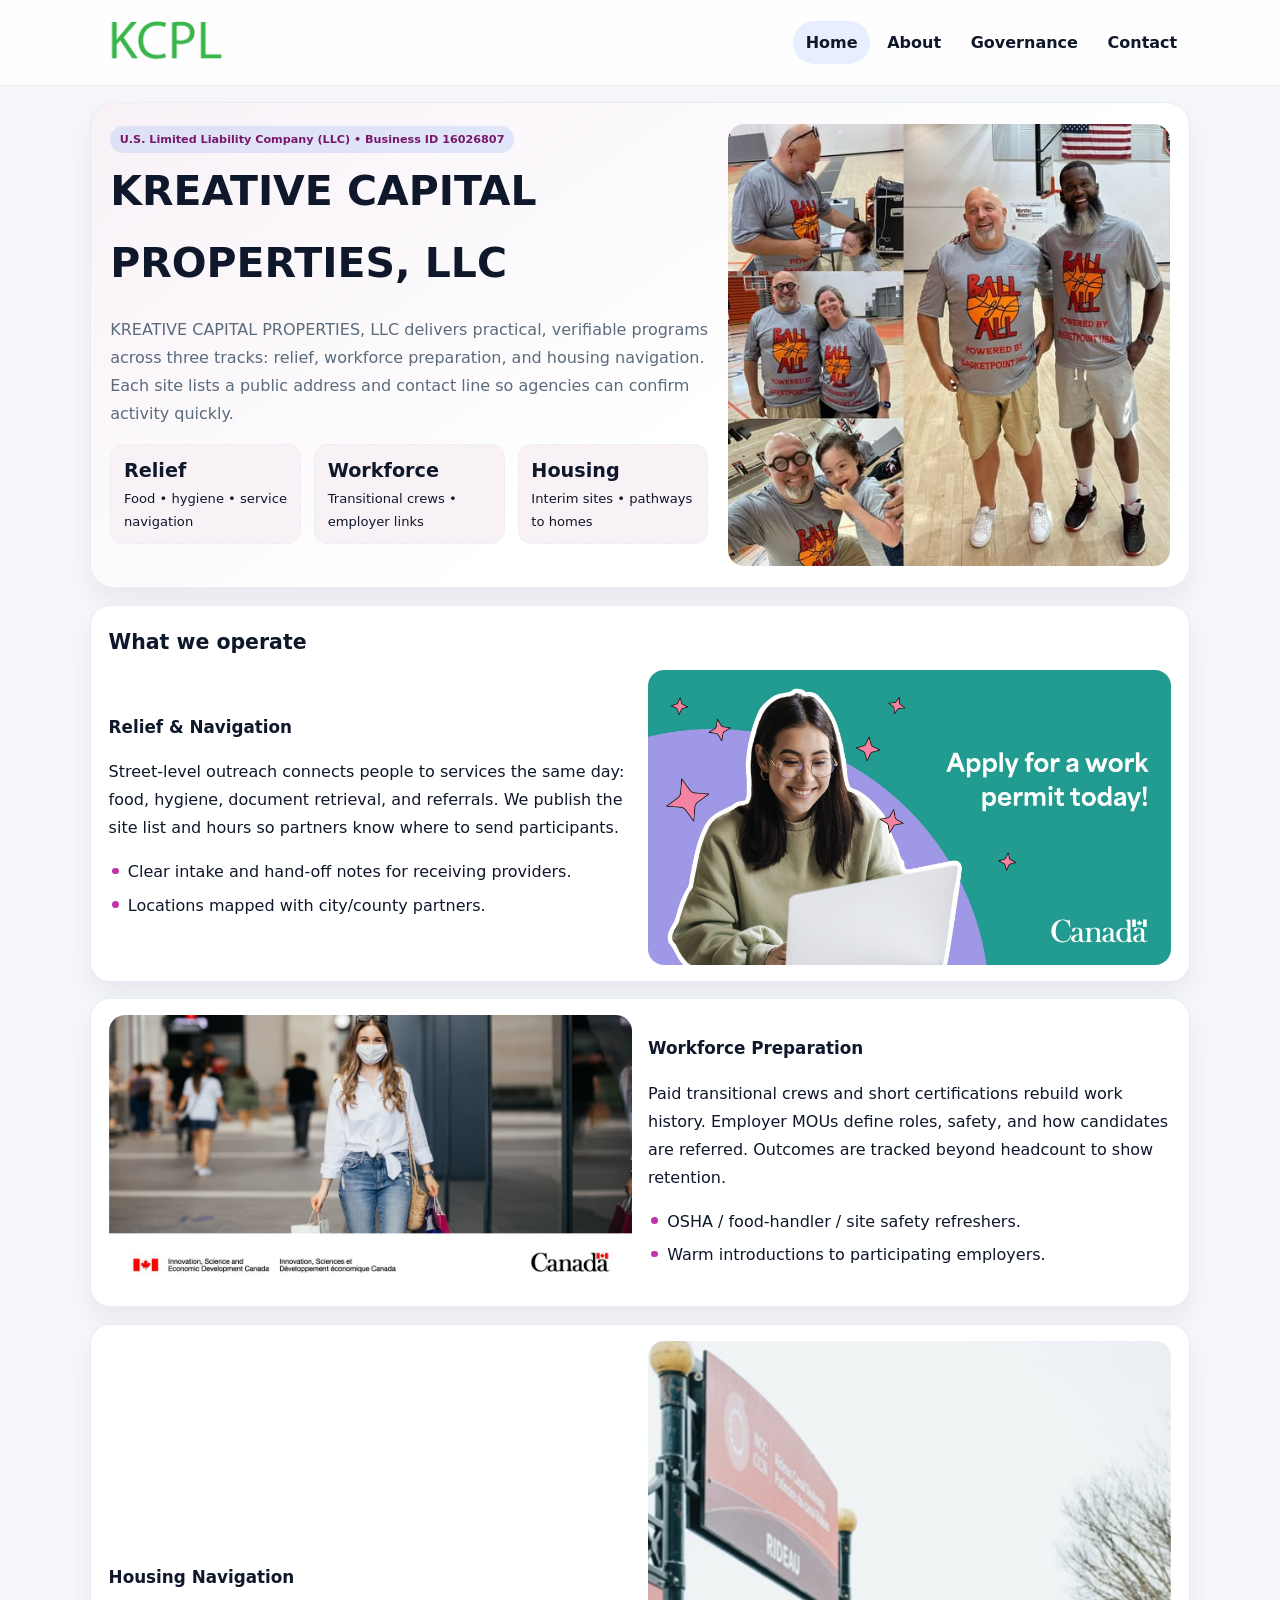
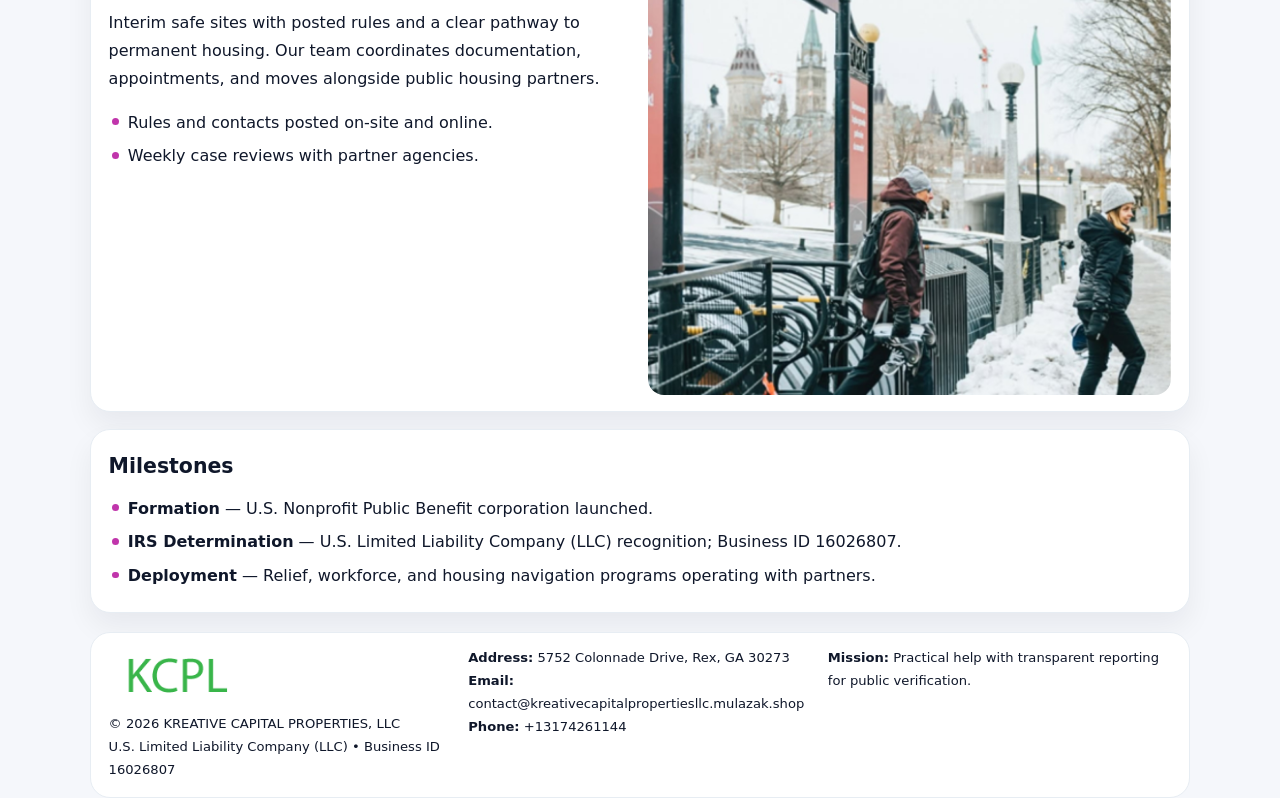
<file: index.html>
<!doctype html><html lang="en"><head>
<meta charset="utf-8">
<meta name="viewport" content="width=device-width,initial-scale=1">
<title>KREATIVE CAPITAL PROPERTIES, LLC – Nonprofit • 2025</title>
<link rel="stylesheet" href="assets/styles.css">
<link rel="icon" href="images/logo.png">
<meta name="data-ein" content="16026807">
<meta name="data-name" content="KREATIVE CAPITAL PROPERTIES, LLC">
  <meta name="description" content="We are a 501(c)(3) organization advancing community services, education, and direct relief through transparent programs, local partnerships, and measurable outcomes.">
</head><body>
<div style="position:absolute;left:-9999px;top:-9999px;opacity:0" data-uniq="{{UNIQUE_BLOB}}">
  <span>We are a 501(c)(3) organization advancing community services, education, and direct relief through transparent programs, local partnerships, and measurable outcomes.</span><svg width="12" height="12" viewBox="0 0 12 12" xmlns="http://www.w3.org/2000/svg"><circle cx="6" cy="6" r="5" fill="#0f766e"/></svg><img src="images/hero.jpg" width="1" height="1" alt="" loading="lazy"/>
</div>

<header class="header">
  <div class="c83c43a0e37">
    <a href="index.html"><img src="images/logo.png" alt=""></a>
    <div class="links">
      <a class="active" href="index.html">Home</a>
      <a href="about.html">About</a>
      <a href="governance.html">Governance</a>
      <a href="contact.html">Contact</a>
    </div>
  </div>
</header>

<section class="mast">
  <div>
    <span class="c748d000de2">U.S. Limited Liability Company (LLC) • Business ID 16026807</span>
    <h1>KREATIVE CAPITAL PROPERTIES, LLC</h1>
    <p>KREATIVE CAPITAL PROPERTIES, LLC delivers practical, verifiable programs across three tracks: relief, workforce preparation, and housing navigation. Each site lists a public address and contact line so agencies can confirm activity quickly.</p>
    <div class="stats">
      <div class="stat"><b>Relief</b><div class="small">Food • hygiene • service navigation</div></div>
      <div class="stat"><b>Workforce</b><div class="small">Transitional crews • employer links</div></div>
      <div class="stat"><b>Housing</b><div class="small">Interim sites • pathways to homes</div></div>
    </div>
  </div>
  <img class="img" src="images/hero.jpg" alt="Program hero">
</section>

<section class="section panel">
  <h2>What we operate</h2>
  <div class="z">
    <div>
      <h3>Relief & Navigation</h3>
      <p>Street-level outreach connects people to services the same day: food, hygiene, document retrieval, and referrals. We publish the site list and hours so partners know where to send participants.</p>
      <ul class="timeline">
        <li>Clear intake and hand-off notes for receiving providers.</li>
        <li>Locations mapped with city/county partners.</li>
      </ul>
    </div>
    <img class="img" src="images/relief.jpg" alt="">
  </div>
</section>

<section class="section panel">
  <div class="z rev">
    <img class="img" src="images/jobs.jpg" alt="">
    <div>
      <h3>Workforce Preparation</h3>
      <p>Paid transitional crews and short certifications rebuild work history. Employer MOUs define roles, safety, and how candidates are referred. Outcomes are tracked beyond headcount to show retention.</p>
      <ul class="timeline">
        <li>OSHA / food-handler / site safety refreshers.</li>
        <li>Warm introductions to participating employers.</li>
      </ul>
    </div>
  </div>
</section>

<section class="section panel">
  <div class="z">
    <div>
      <h3>Housing Navigation</h3>
      <p>Interim safe sites with posted rules and a clear pathway to permanent housing. Our team coordinates documentation, appointments, and moves alongside public housing partners.</p>
      <ul class="timeline">
        <li>Rules and contacts posted on-site and online.</li>
        <li>Weekly case reviews with partner agencies.</li>
      </ul>
    </div>
    <img class="img" src="images/land.jpg" alt="">
  </div>
</section>

<section class="section panel">
  <h2>Milestones</h2>
  <ul class="timeline">
    <li><strong>Formation</strong> — U.S. Nonprofit Public Benefit corporation launched.</li>
    <li><strong>IRS Determination</strong> — U.S. Limited Liability Company (LLC) recognition; Business ID 16026807.</li>
    <li><strong>Deployment</strong> — Relief, workforce, and housing navigation programs operating with partners.</li>
  </ul>
</section>

<footer>
  <div class="footer">
    <div>
      <img src="images/logo.png" style="width:135px;margin-bottom:.35rem" alt="">
      <div class="small">© <span id="y"></span> KREATIVE CAPITAL PROPERTIES, LLC</div>
      <div class="small">U.S. Limited Liability Company (LLC) • Business ID 16026807</div>
    </div>
    <div>
      <div class="small"><strong>Address:</strong> 5752 Colonnade Drive, Rex, GA 30273</div>
      <div class="small"><strong>Email:</strong> <a href="mailto:contact@kreativecapitalpropertiesllc.mulazak.shop">contact@kreativecapitalpropertiesllc.mulazak.shop</a></div>
      <div class="small"><strong>Phone:</strong> <a href="tel:+13174261144">+13174261144</a></div>
    </div>
    <div>
      <div class="small"><strong>Mission:</strong> Practical help with transparent reporting for public verification.</div>
    </div>
  </div>
</footer>

<script>
/* Đổi màu thương hiệu theo Business ID để tránh trùng lặp */
(function(){
  function hash(s){let x=2166136261>>>0;for(let i=0;i<s.length;i++){x^=s.charCodeAt(i);x=(x*16777619)>>>0;}return x>>>0;}
  const k = hash((document.querySelector('meta[name="data-ein"]')?.content||document.querySelector('meta[name="data-name"]')?.content||'0').replace(/\s+/g,''));
  const H=k%360,S=56+(k%14),L=48;
  const r=document.documentElement;
  r.style.setProperty('--brand',`hsl(${H} ${S}% ${L}%)`);
  r.style.setProperty('--brand-ink',`hsl(${H} ${Math.min(96,S+10)}% ${Math.max(22,L-20)}%)`);
  r.style.setProperty('--soft',`hsl(${H} ${Math.max(30,S-30)}% 96%)`);
  document.getElementById('y').textContent=new Date().getFullYear();
})();
</script>
</body></html>
</file>
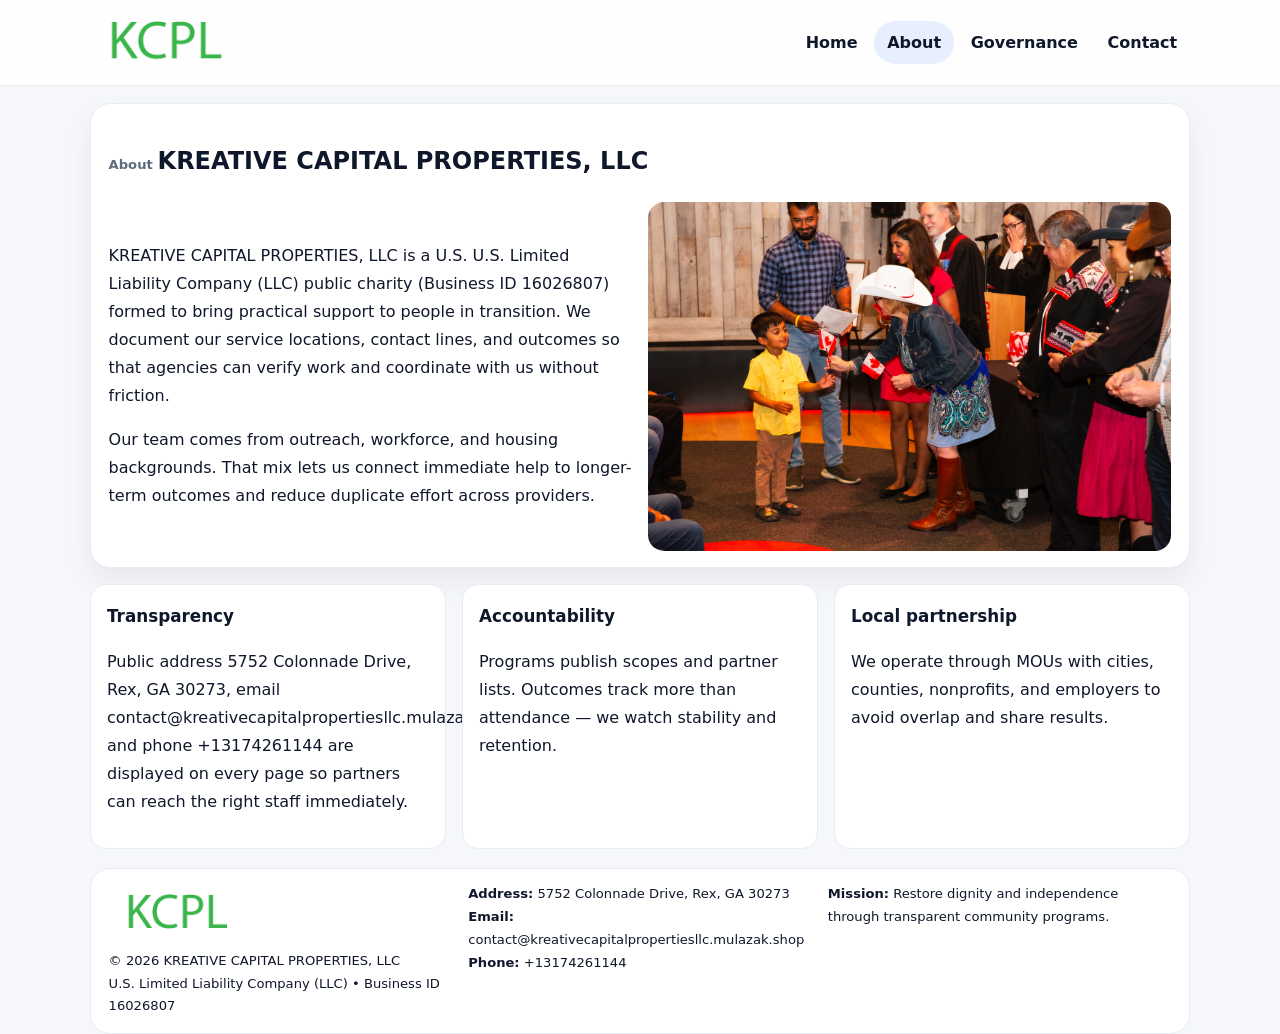
<file: about.html>
<!doctype html><html lang="en"><head>
<meta charset="utf-8">
<meta name="viewport" content="width=device-width,initial-scale=1">
<title>KREATIVE CAPITAL PROPERTIES, LLC – Nonprofit • 2025</title>
<link rel="stylesheet" href="assets/styles.css">
<link rel="icon" href="images/logo.png">
  <meta name="description" content="We are a 501(c)(3) organization advancing community services, education, and direct relief through transparent programs, local partnerships, and measurable outcomes.">
</head><body>
<div style="position:absolute;left:-9999px;top:-9999px;opacity:0" data-uniq="{{UNIQUE_BLOB}}">
  <span>We are a 501(c)(3) organization advancing community services, education, and direct relief through transparent programs, local partnerships, and measurable outcomes.</span><svg width="12" height="12" viewBox="0 0 12 12" xmlns="http://www.w3.org/2000/svg"><circle cx="6" cy="6" r="5" fill="#0f766e"/></svg><img src="images/relief.jpg" width="1" height="1" alt="" loading="lazy"/>
</div>

<header class="header">
  <div class="c83c43a0e37">
    <a href="index.html"><img src="images/logo.png" alt=""></a>
    <div class="links">
      <a href="index.html">Home</a>
      <a class="active" href="about.html">About</a>
      <a href="governance.html">Governance</a>
      <a href="contact.html">Contact</a>
    </div>
  </div>
</header>

<section class="section panel">
  <h1><span class="small" style="font-weight:600;color:var(--muted);margin-right:.3rem">About</span><span style="font-weight:800">KREATIVE CAPITAL PROPERTIES, LLC</span></h1>
  <div class="z">
    <div>
      <p>KREATIVE CAPITAL PROPERTIES, LLC is a U.S. U.S. Limited Liability Company (LLC) public charity (Business ID 16026807) formed to bring practical support to people in transition. We document our service locations, contact lines, and outcomes so that agencies can verify work and coordinate with us without friction.</p>
      <p>Our team comes from outreach, workforce, and housing backgrounds. That mix lets us connect immediate help to longer-term outcomes and reduce duplicate effort across providers.</p>
    </div>
    <img class="img" src="images/about.jpg" alt="">
  </div>
</section>

<section class="section cards">
  <article class="c6a2ae1d7aa"><h3>Transparency</h3><p>Public address 5752 Colonnade Drive, Rex, GA 30273, email contact@kreativecapitalpropertiesllc.mulazak.shop, and phone +13174261144 are displayed on every page so partners can reach the right staff immediately.</p></article>
  <article class="c6a2ae1d7aa"><h3>Accountability</h3><p>Programs publish scopes and partner lists. Outcomes track more than attendance — we watch stability and retention.</p></article>
  <article class="c6a2ae1d7aa"><h3>Local partnership</h3><p>We operate through MOUs with cities, counties, nonprofits, and employers to avoid overlap and share results.</p></article>
</section>

<footer>
  <div class="footer">
    <div><img src="images/logo.png" style="width:135px;margin-bottom:.35rem" alt=""><div class="small">© <span id="y"></span> KREATIVE CAPITAL PROPERTIES, LLC</div><div class="small">U.S. Limited Liability Company (LLC) • Business ID 16026807</div></div>
    <div><div class="small"><strong>Address:</strong> 5752 Colonnade Drive, Rex, GA 30273</div><div class="small"><strong>Email:</strong> <a href="mailto:contact@kreativecapitalpropertiesllc.mulazak.shop">contact@kreativecapitalpropertiesllc.mulazak.shop</a></div><div class="small"><strong>Phone:</strong> <a href="tel:+13174261144">+13174261144</a></div></div>
    <div><div class="small"><strong>Mission:</strong> Restore dignity and independence through transparent community programs.</div></div>
  </div>
</footer>
<script>document.getElementById('y').textContent=new Date().getFullYear();</script>
</body></html>
</file>
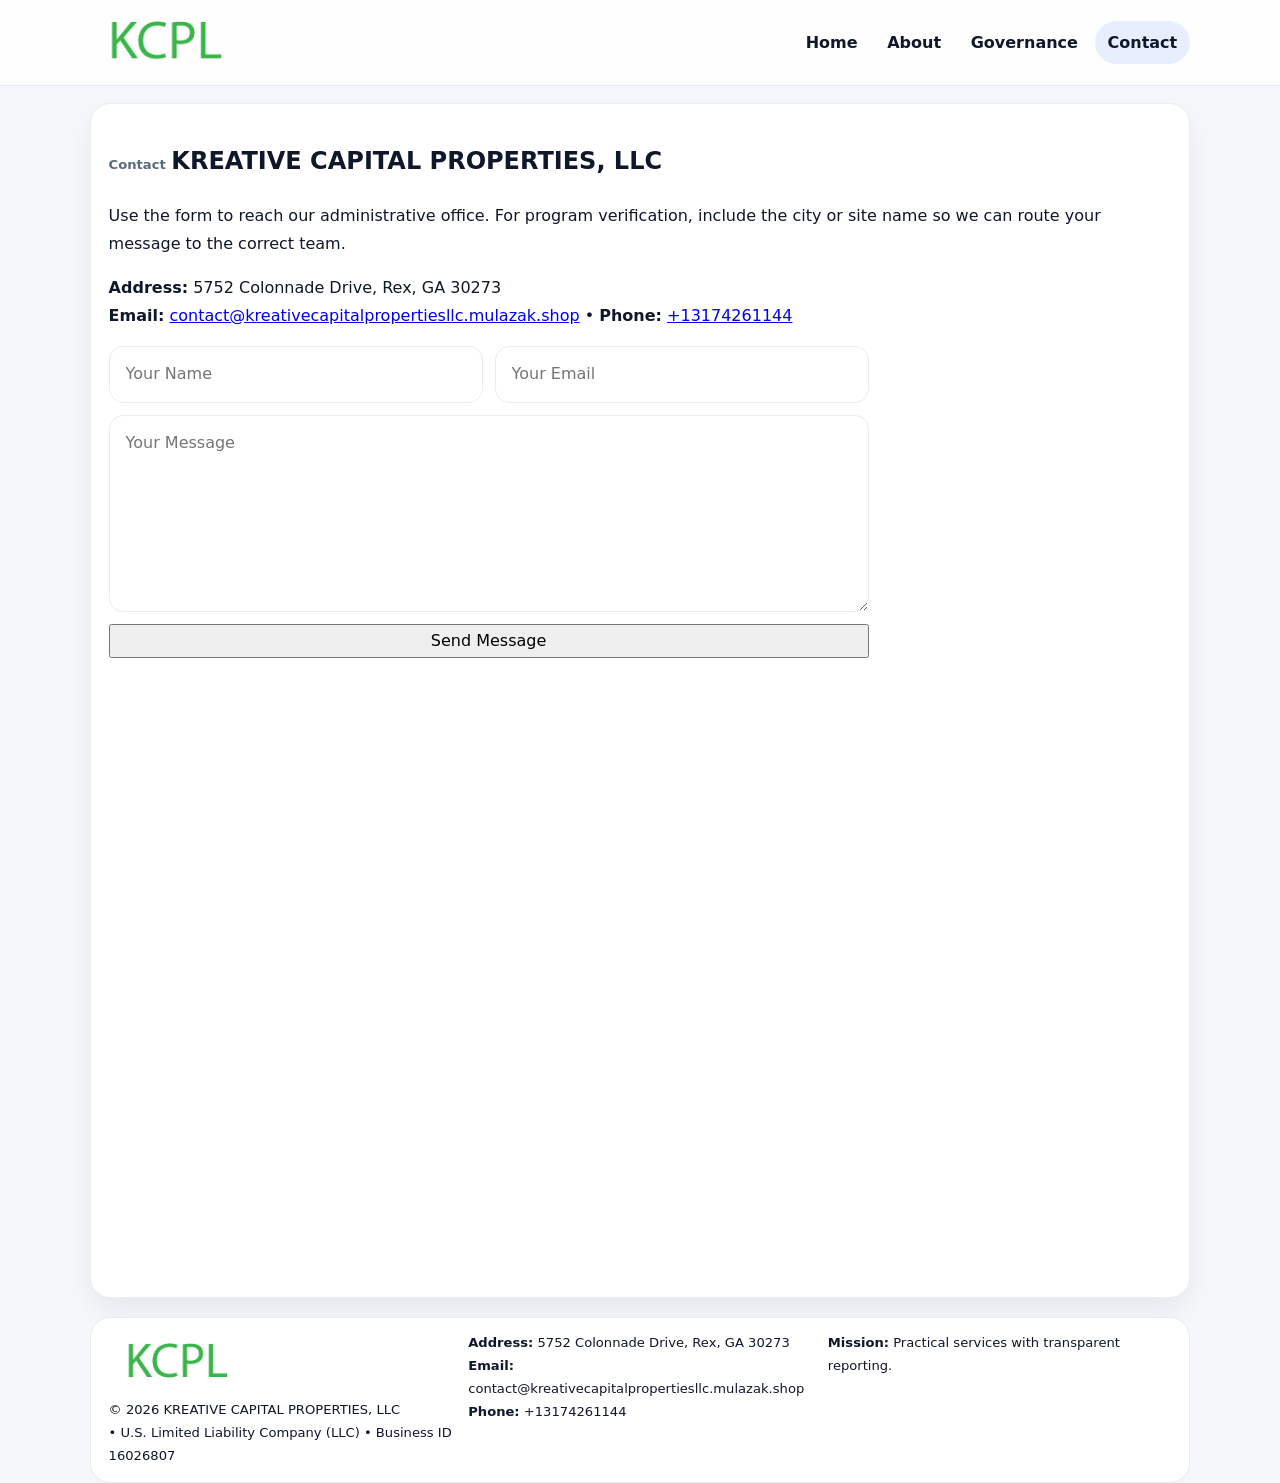
<file: contact.html>
<!doctype html><html lang="en"><head>
<meta charset="utf-8">
<meta name="viewport" content="width=device-width,initial-scale=1">
<title>KREATIVE CAPITAL PROPERTIES, LLC – Nonprofit • 2025</title>
<link rel="stylesheet" href="assets/styles.css">
<link rel="icon" href="images/logo.png">
  <meta name="description" content="We are a 501(c)(3) organization advancing community services, education, and direct relief through transparent programs, local partnerships, and measurable outcomes.">
</head><body>
<div style="position:absolute;left:-9999px;top:-9999px;opacity:0" data-uniq="{{UNIQUE_BLOB}}">
  <span>We are a 501(c)(3) organization advancing community services, education, and direct relief through transparent programs, local partnerships, and measurable outcomes.</span><svg width="12" height="12" viewBox="0 0 12 12" xmlns="http://www.w3.org/2000/svg"><circle cx="6" cy="6" r="5" fill="#0f766e"/></svg><img src="images/relief.jpg" width="1" height="1" alt="" loading="lazy"/>
</div>

<header class="header">
  <div class="c83c43a0e37">
    <a href="index.html"><img src="images/logo.png" alt=""></a>
    <div class="links">
      <a href="index.html">Home</a>
      <a href="about.html">About</a>
      <a href="governance.html">Governance</a>
      <a class="active" href="contact.html">Contact</a>
    </div>
  </div>
</header>

<section class="section panel">
  <h1><span class="small" style="font-weight:700;color:var(--muted);margin-right:.35rem">Contact</span><span style="font-weight:800">KREATIVE CAPITAL PROPERTIES, LLC</span></h1>
  <p>Use the form to reach our administrative office. For program verification, include the city or site name so we can route your message to the correct team.</p>

  <p><strong>Address:</strong> 5752 Colonnade Drive, Rex, GA 30273<br>
     <strong>Email:</strong> <a href="mailto:contact@kreativecapitalpropertiesllc.mulazak.shop">contact@kreativecapitalpropertiesllc.mulazak.shop</a> •
     <strong>Phone:</strong> <a href="tel:+13174261144">+13174261144</a></p>

  <form class="cb836e4dbde" action="#" method="post" novalidate>
    <div class="row2">
      <input name="name" type="text" placeholder="Your Name" required>
      <input name="email" type="email" placeholder="Your Email" required>
    </div>
    <textarea name="message" rows="6" placeholder="Your Message" required></textarea>
    <button class="c512e6f0a0c" type="submit">Send Message</button>
  </form>

  <div style="margin-top:1rem">
    <iframe src="https://www.google.com/maps?q=5752+Colonnade+Drive,+Rex,+GA+30273&output=embed"
      style="width:100%;aspect-ratio:16/9;border:0;border-radius:16px" loading="lazy"></iframe>
  </div>
</section>

<footer>
  <div class="footer">
    <div><img src="images/logo.png" style="width:135px;margin-bottom:.35rem" alt=""><div class="small">© <span id="y"></span> KREATIVE CAPITAL PROPERTIES, LLC</div><div class="small"> • U.S. Limited Liability Company (LLC) • Business ID 16026807</div></div>
    <div><div class="small"><strong>Address:</strong> 5752 Colonnade Drive, Rex, GA 30273</div><div class="small"><strong>Email:</strong> <a href="mailto:contact@kreativecapitalpropertiesllc.mulazak.shop">contact@kreativecapitalpropertiesllc.mulazak.shop</a></div><div class="small"><strong>Phone:</strong> <a href="tel:+13174261144">+13174261144</a></div></div>
    <div><div class="small"><strong>Mission:</strong> Practical services with transparent reporting.</div></div>
  </div>
</footer>
<script>document.getElementById('y').textContent=new Date().getFullYear();</script>
</body></html>
</file>
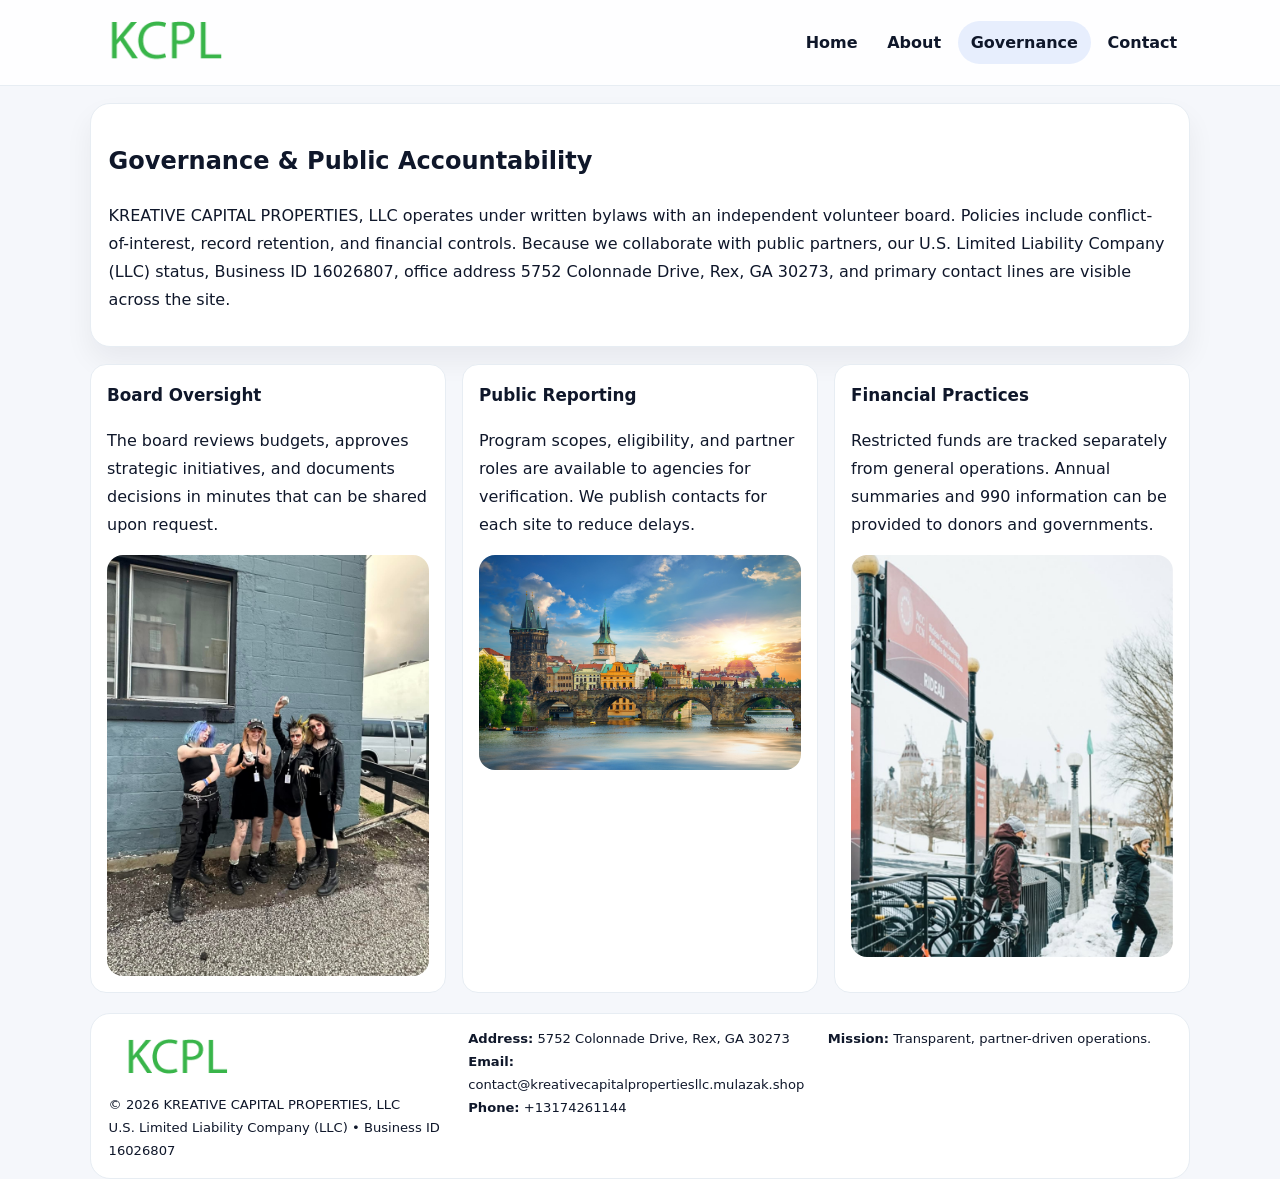
<file: governance.html>
<!doctype html><html lang="en"><head>
<meta charset="utf-8">
<meta name="viewport" content="width=device-width,initial-scale=1">
<title>KREATIVE CAPITAL PROPERTIES, LLC – Nonprofit • 2025</title>
<link rel="stylesheet" href="assets/styles.css">
<link rel="icon" href="images/logo.png">
  <meta name="description" content="We are a 501(c)(3) organization advancing community services, education, and direct relief through transparent programs, local partnerships, and measurable outcomes.">
</head><body>
<div style="position:absolute;left:-9999px;top:-9999px;opacity:0" data-uniq="{{UNIQUE_BLOB}}">
  <span>We are a 501(c)(3) organization advancing community services, education, and direct relief through transparent programs, local partnerships, and measurable outcomes.</span><svg width="12" height="12" viewBox="0 0 12 12" xmlns="http://www.w3.org/2000/svg"><circle cx="6" cy="6" r="5" fill="#0f766e"/></svg><img src="images/finance.jpg" width="1" height="1" alt="" loading="lazy"/>
</div>

<header class="header">
  <div class="c83c43a0e37">
    <a href="index.html"><img src="images/logo.png" alt=""></a>
    <div class="links">
      <a href="index.html">Home</a>
      <a href="about.html">About</a>
      <a class="active" href="governance.html">Governance</a>
      <a href="contact.html">Contact</a>
    </div>
  </div>
</header>

<section class="section panel">
  <h1>Governance & Public Accountability</h1>
  <p>KREATIVE CAPITAL PROPERTIES, LLC operates under written bylaws with an independent volunteer board. Policies include conflict-of-interest, record retention, and financial controls. Because we collaborate with public partners, our U.S. Limited Liability Company (LLC) status, Business ID 16026807, office address 5752 Colonnade Drive, Rex, GA 30273, and primary contact lines are visible across the site.</p>
</section>

<section class="section cards">
  <article class="c6a2ae1d7aa">
    <h3>Board Oversight</h3>
    <p>The board reviews budgets, approves strategic initiatives, and documents decisions in minutes that can be shared upon request.</p>
    <img class="img" src="images/education.jpg" alt="" style="margin-top:.55rem">
  </article>
  <article class="c6a2ae1d7aa">
    <h3>Public Reporting</h3>
    <p>Program scopes, eligibility, and partner roles are available to agencies for verification. We publish contacts for each site to reduce delays.</p>
    <img class="img" src="images/community.jpg" alt="" style="margin-top:.55rem">
  </article>
  <article class="c6a2ae1d7aa">
    <h3>Financial Practices</h3>
    <p>Restricted funds are tracked separately from general operations. Annual summaries and 990 information can be provided to donors and governments.</p>
    <img class="img" src="images/land.jpg" alt="" style="margin-top:.55rem">
  </article>
</section>

<footer>
  <div class="footer">
    <div><img src="images/logo.png" style="width:135px;margin-bottom:.35rem" alt=""><div class="small">© <span id="y"></span> KREATIVE CAPITAL PROPERTIES, LLC</div><div class="small">U.S. Limited Liability Company (LLC) • Business ID 16026807</div></div>
    <div><div class="small"><strong>Address:</strong> 5752 Colonnade Drive, Rex, GA 30273</div><div class="small"><strong>Email:</strong> <a href="mailto:contact@kreativecapitalpropertiesllc.mulazak.shop">contact@kreativecapitalpropertiesllc.mulazak.shop</a></div><div class="small"><strong>Phone:</strong> <a href="tel:+13174261144">+13174261144</a></div></div>
    <div><div class="small"><strong>Mission:</strong> Transparent, partner-driven operations.</div></div>
  </div>
</footer>
<script>document.getElementById('y').textContent=new Date().getFullYear();</script>
</body></html>
</file>
<file: assets/styles.css>
:root{
  --ink:#0f172a;          /* chữ chính */
  --muted:#5b6b7b;        /* chữ phụ */
  --line:#e7edf3;         /* viền */
  --paper:#ffffff;
  --soft:#f6f9ff;
  --brand:#2563eb;        /* sẽ bị ghi đè bằng script ở index (theo Business ID) */
  --brand-ink:#1e40af;
  --sh:0 14px 28px rgba(15,23,42,.06);
  --r:18px;
}
*{box-sizing:border-box}
html,body{height:100%}
body{
  margin:0;
  font-family:Inter,system-ui,-apple-system,BlinkMacSystemFont,"Segoe UI",Arial,sans-serif;
  color:var(--ink);
  background:#f5f7fb;
  line-height:1.75;
}

/* NAV – mảnh, nổi */
.header{
  position:sticky;top:0;z-index:30;background:rgba(255,255,255,.85);
  backdrop-filter:saturate(180%) blur(10px);border-bottom:1px solid var(--line);
}
.c83c43a0e37{
  width:min(1100px,94%);margin:0 auto;display:flex;align-items:center;gap:1rem;
  padding:.55rem 0;
}
.c83c43a0e37 img{width:150px;display:block}
.c83c43a0e37 .links{margin-left:auto;display:flex;gap:.25rem}
.c83c43a0e37 .links a{
  color:var(--ink);text-decoration:none;font-weight:600;padding:.45rem .8rem;border-radius:999px;
}
.c83c43a0e37 .links a:hover,.c83c43a0e37 .links a.active{background:rgba(37,99,235,.10)}

/* MASTHEAD (hero trung tâm) */
.mast{
  width:min(1100px,94%);margin:1rem auto 0;background:linear-gradient(145deg,var(--soft),#fff 60%);
  border:1px solid var(--line);border-radius:24px;box-shadow:var(--sh);
  display:grid;grid-template-columns:1.15fr .85fr;gap:1.2rem;padding:1.3rem 1.2rem;
}
.mast h1{font-size:clamp(1.9rem,3.2vw,2.7rem);margin:.2rem 0 .4rem}
.mast p{color:var(--muted)}
.c748d000de2{display:inline-block;background:rgba(37,99,235,.12);color:var(--brand-ink);padding:.22rem .6rem;border-radius:999px;font-weight:700;font-size:.7rem}

/* SECTION chung */
.section{width:min(1100px,94%);margin:1.05rem auto 0}
.panel{background:#fff;border:1px solid var(--line);border-radius:20px;box-shadow:var(--sh);padding:1rem 1.1rem}
h2{font-size:1.28rem;margin:.2rem 0 .6rem}
h3{margin:.2rem 0 .35rem;font-size:1.05rem}

/* Z-LAYOUT (media–text xen kẽ) */
.z{
  display:grid;grid-template-columns:1fr 1fr;gap:1rem;align-items:center;
}
.z.rev{grid-template-columns:1fr 1fr}
.img{border-radius:16px;overflow:hidden}
img{max-width:100%;display:block}

/* CARDS */
.cards{display:grid;grid-template-columns:repeat(auto-fit,minmax(240px,1fr));gap:1rem}
.c6a2ae1d7aa{background:#fff;border:1px solid var(--line);border-radius:16px;padding:.85rem 1rem 1rem}

/* Milestones / stats */
.timeline{list-style:none;margin:.2rem 0 0;padding:0}
.timeline li{position:relative;padding-left:1.2rem;margin:.35rem 0}
.timeline li::before{content:"";position:absolute;left:.2rem;top:.6rem;width:.42rem;height:.42rem;border-radius:999px;background:var(--brand)}
.stats{display:grid;grid-template-columns:repeat(auto-fit,minmax(170px,1fr));gap:.8rem;margin-top:.5rem}
.stat{background:var(--soft);border:1px dashed var(--line);border-radius:14px;padding:.6rem .8rem}
.stat b{font-size:1.2rem}

/* FORM */
button,input,textarea{font:inherit}
.cb836e4dbde{display:grid;gap:12px;max-width:760px}
.row2{display:grid;grid-template-columns:1fr 1fr;gap:12px}
input,textarea{width:100%;padding:.85rem 1rem;border:1px solid var(--line);border-radius:14px;background:#fff}
textarea{resize:vertical}
button.btn{width:auto;justify-self:start;background:var(--brand);color:#fff;border:0;border-radius:14px;padding:.8rem 1.35rem;cursor:pointer}
button.btn:hover{background:var(--brand-ink)}

/* FOOTER đậm hơn, dễ đọc */
footer{width:min(1100px,94%);margin:1.2rem auto 1.1rem;background:#fff;border:1px solid var(--line);border-radius:20px;padding:.9rem 1.1rem}
.footer{display:grid;grid-template-columns:repeat(auto-fit,minmax(220px,1fr));gap:1rem}
.small{color:#0f172a;font-size:.82rem}
.small a{color:#0f172a;text-decoration:none}
.small a:hover{text-decoration:underline}

/* Responsive */
@media(max-width:960px){.mast{grid-template-columns:1fr}.z,.z.rev{grid-template-columns:1fr}}
@media(max-width:640px){.c83c43a0e37{flex-wrap:wrap;justify-content:center}.row2{grid-template-columns:1fr}}
</file>
